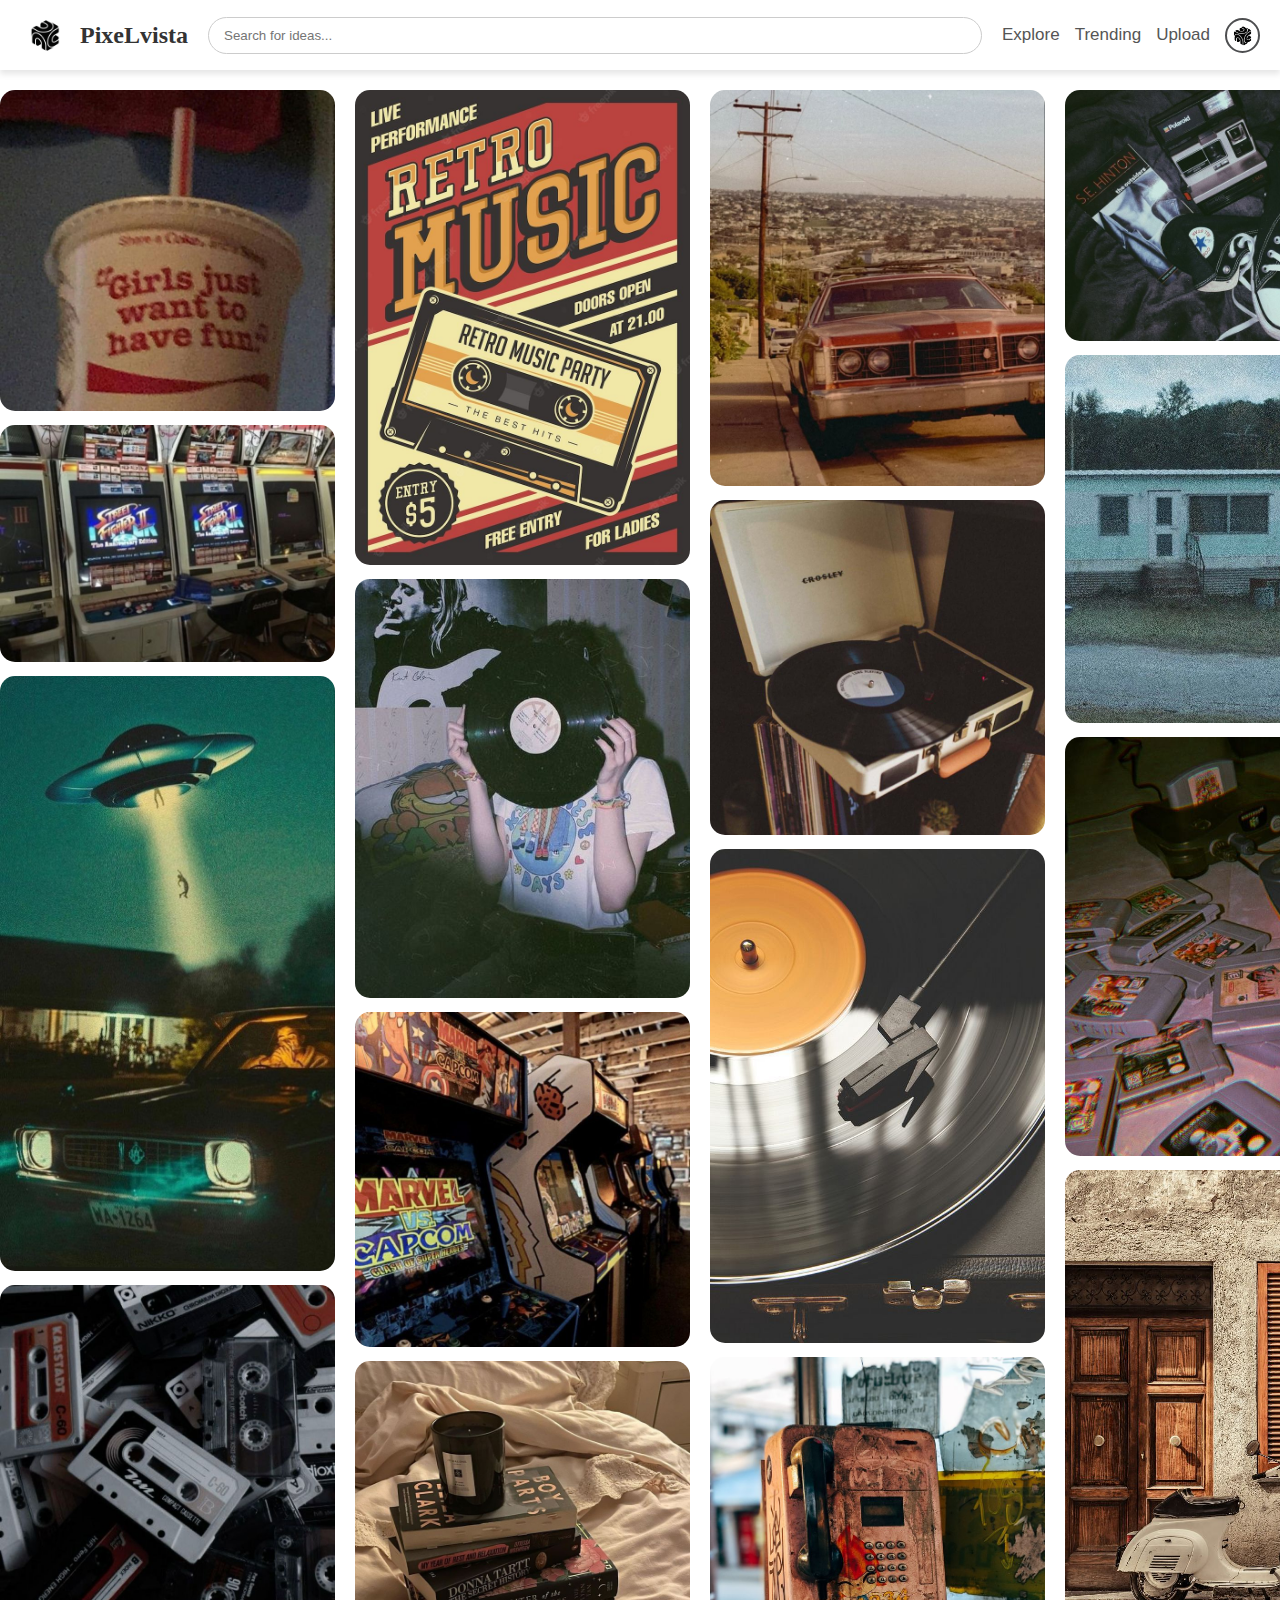
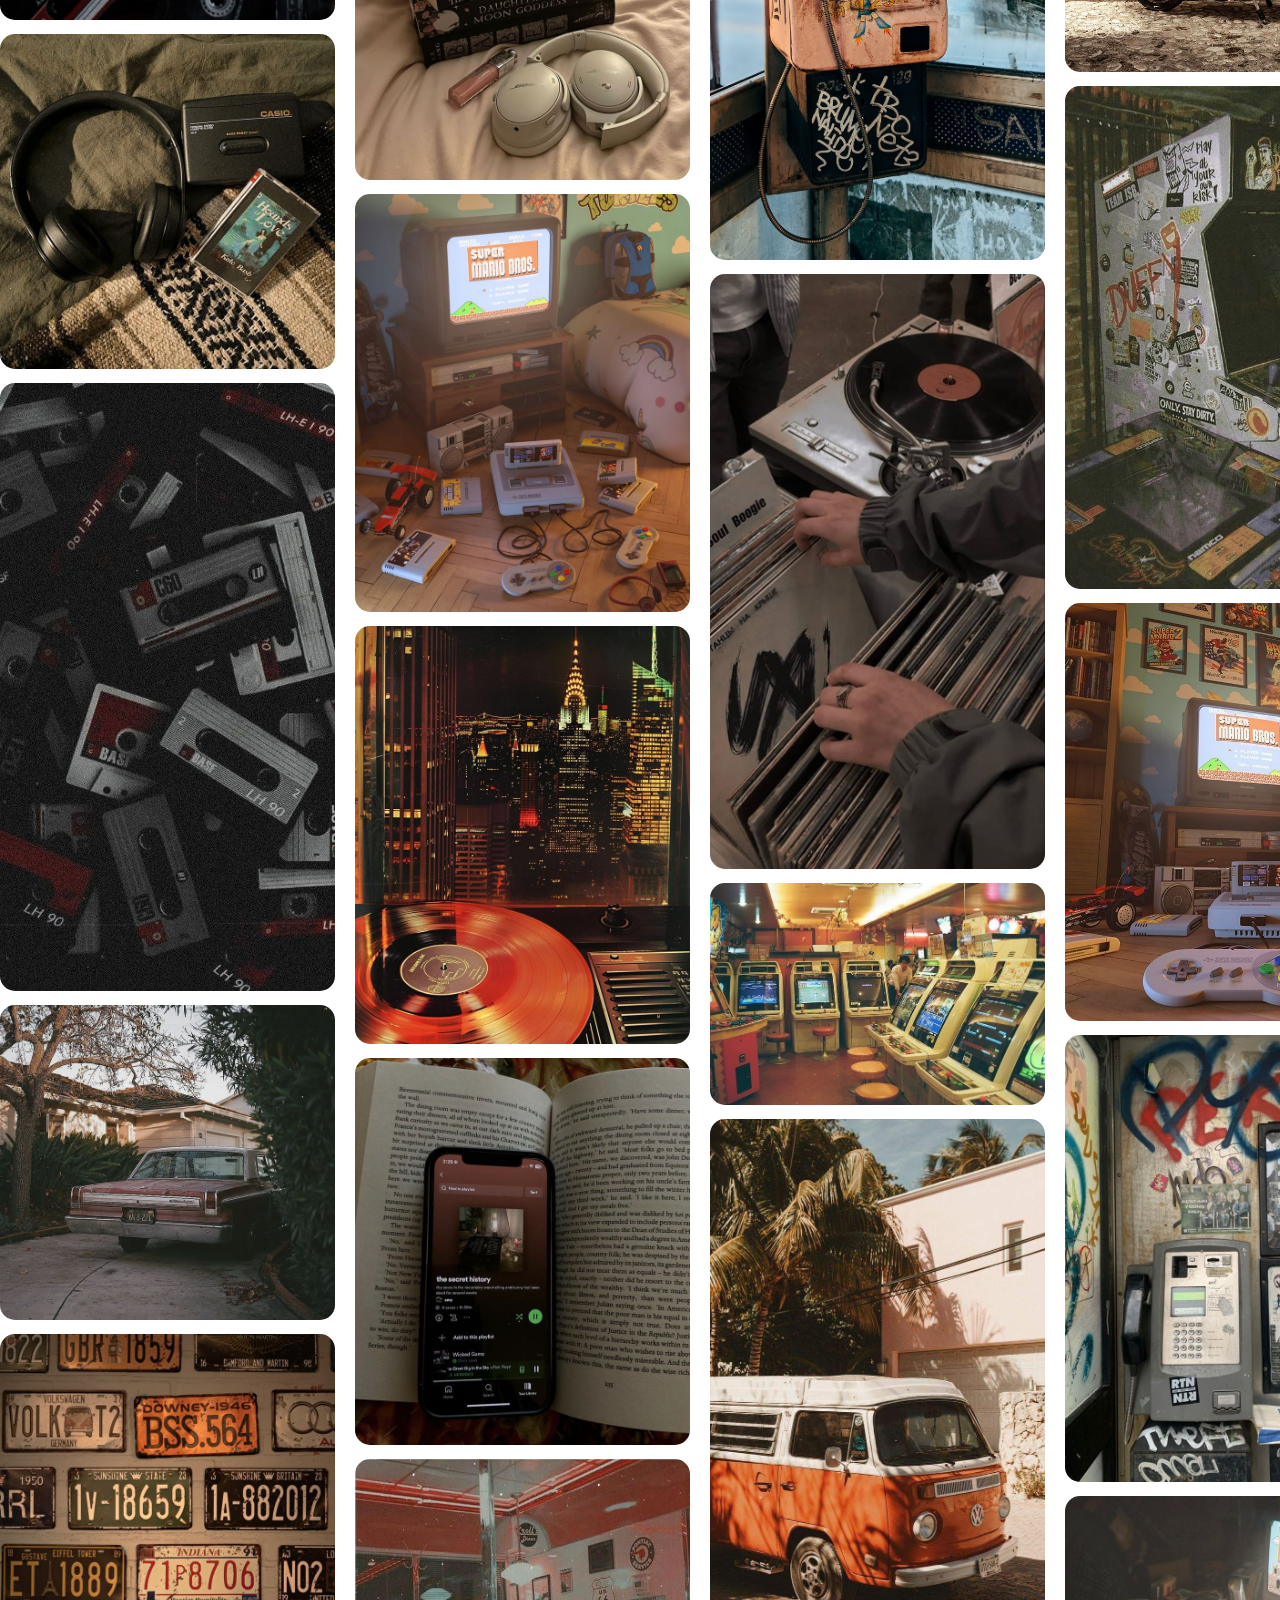
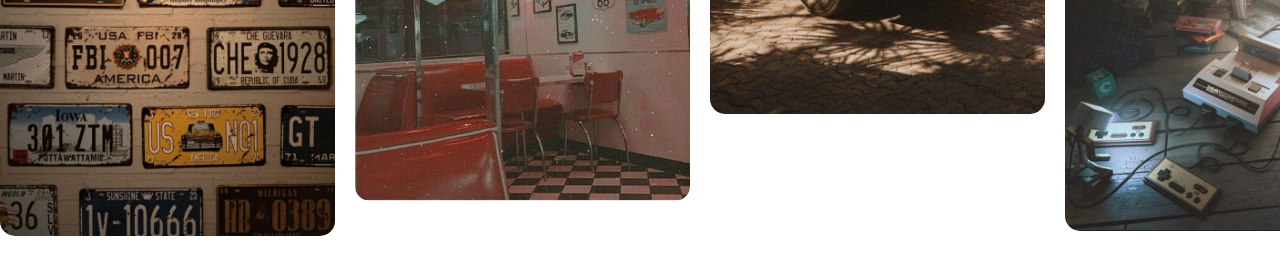
<file: Task-1/Image Gallery/index.html>
<!DOCTYPE html>
<html lang="en">
<head>
    <meta charset="UTF-8">
    <meta name="viewport" content="width=device-width, initial-scale=1.0">
    <title>Image Gallery</title>
</head>
<link rel="stylesheet" href="style.css">
<body>
 
<nav>
      
    <div class="logo-container">
        <img src="Images/Logo.png" alt="Logo">
        <span>PixeLvista</span>
    </div>

       
    <div class="search-bar">
        <input type="text" placeholder="Search for ideas...">
    </div>

       
    <div class="menu-icons">
        <button>Explore</button>
        <button>Trending</button>
        <button>Upload</button>
        <img src="Images/Logo.png" alt="Profile">
    </div>
</nav>


<div class="container">
    <div class="box"><img src="Images/Img-1.jpeg"></div>
    <div class="box"><img src="Images/Img-2.jpeg"></div>
    <div class="box"><img src="Images/Img-3.jpeg"></div>
    <div class="box"><img src="Images/Img-4.jpeg"></div>
    <div class="box"><img src="Images/Img-5.jpeg"></div>
    <div class="box"><img src="Images/Img-6.jpeg"></div>
    <div class="box"><img src="Images/Img-7.jpeg"></div>
    <div class="box"><img src="Images/Img-8.jpeg"></div>
    <div class="box"><img src="Images/Img-9.jpeg"></div>
    <div class="box"><img src="Images/Img-10.jpeg"></div>
    <div class="box"><img src="Images/Img-11.jpeg"></div>
    <div class="box"><img src="Images/Img-12.jpeg"></div>
    <div class="box"><img src="Images/Img-13.jpeg"></div>
    <div class="box"><img src="Images/Img-14.jpeg"></div>
    <div class="box"><img src="Images/Img-15.jpeg"></div>
    <div class="box"><img src="Images/Img-16.jpeg"></div>
    <div class="box"><img src="Images/Img-17.jpeg"></div>
    <div class="box"><img src="Images/Img-18.jpeg"></div>
    <div class="box"><img src="Images/Img-19.jpeg"></div>
    <div class="box"><img src="Images/Img-20.jpeg"></div>
    <div class="box"><img src="Images/Img-21.jpeg"></div>
    <div class="box"><img src="Images/Img-22.jpeg"></div>
    <div class="box"><img src="Images/Img-23.jpeg"></div>
    <div class="box"><img src="Images/Img-24.jpeg"></div>
    <div class="box"><img src="Images/Img-25.jpeg"></div>
    <div class="box"><img src="Images/Img-26.jpeg"></div>
    <div class="box"><img src="Images/Img-27.jpeg"></div>
    <div class="box"><img src="Images/Img-28.jpeg"></div>
    <div class="box"><img src="Images/Img-29.jpeg"></div>
    <div class="box"><img src="Images/Img-30.jpeg"></div>
    <div class="box"><img src="Images/Img-31.jpeg"></div>
    
</div>

<div id="modal" class="modal">
    <span class="close">&times;</span>
    <a id="download" href="#" download><button>Download</button></a>
    <img class="modal-content" id="modal-img">
</div>


<script src="app.js"></script>
</body>
</html>
</file>
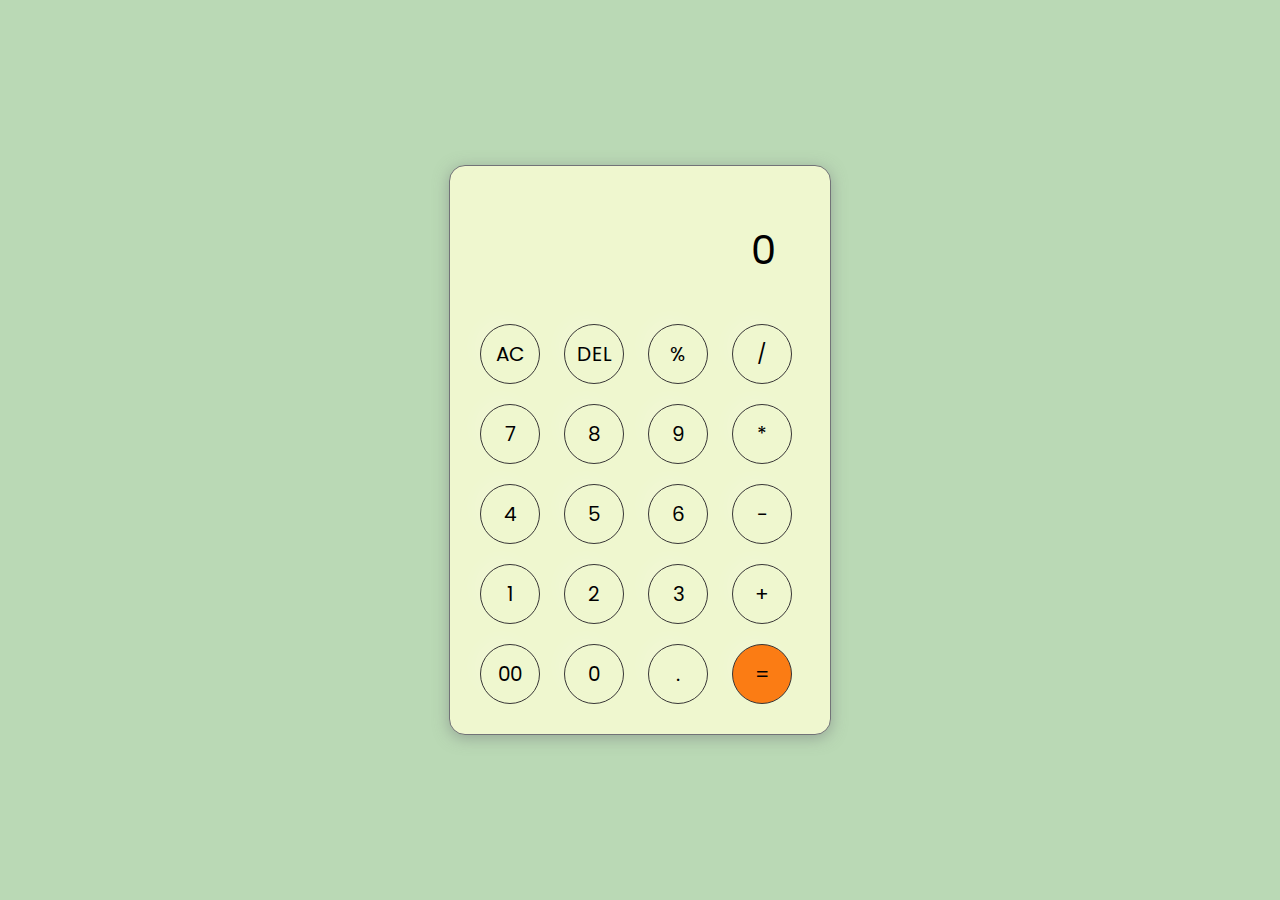
<file: Task-2/Calculator/index.html>
<!DOCTYPE html>
<html lang="en">
  <head>
    <meta charset="UTF-8" />
    <meta http-equiv="X-UA-Compatible" content="IE=edge" />
    <meta name="viewport" content="width=device-width, initial-scale=1.0" />
    <link rel="stylesheet" href="style.css" />
    <title>Calculator</title>
  </head>
  <body>

    <div class="container">
      <div class="calculator">
        <input type="text" id="inputBox" placeholder="0"/>

        <div>
          <button class="button operator">AC</button>
          <button class="button operator">DEL</button>
          <button class="button operator">%</button>
          <button class="button operator">/</button>
        </div>

        <div>
          <button class="button">7</button>
          <button class="button">8</button>
          <button class="button">9</button>
          <button class="button operator">*</button>
        </div>

        <div>
          <button class="button">4</button>
          <button class="button">5</button>
          <button class="button">6</button>
          <button class="button operator">-</button>
        </div>

        <div>
          <button class="button">1</button>
          <button class="button">2</button>
          <button class="button">3</button>
          <button class="button operator">+</button>
        </div>

        <div>
          <button class="button">00</button>
          <button class="button">0</button>
          <button class="button">.</button>
          <button class="button equalBtn">=</button>
        </div>

      </div>
    </div>

    <script src="app.js"></script>
  </body>
</html>
</file>
<file: Task-1/Image Gallery/style.css>
*{
    margin: 0px;
    padding: 0px;
    box-sizing: border-box;
}

nav{
    display: flex;
    align-items: center;
    justify-content: space-between;
    background-color: #ffffff;
    padding: 10px 20px;
    box-shadow: 0 4px 6px rgba(0, 0, 0, 0.1);
}


.logo-container{
    display: flex;
    align-items: center;
    gap: 10px;
}

.logo-container img{
    width: 50px;
    height: 50px;
    border-radius: 10px;
}

.logo-container span{
    font-size: 24px;
    font-weight: bold;
    color: #333333;

}

.search-bar{
    width: 100%;
    margin: 0 20px;
}

.search-bar input{
    width: 100%;
    padding: 10px 15px;
    border: 1px solid #ccc;
    border-radius: 20px;
    outline: none;
    transition: border-color 0.3s;
}

.search-bar input:focus{
    border-color: #007bff;
}

.menu-icons{
    display: flex;
    align-items: center;
    gap: 15px;
}

.menu-icons button {
    background: none;
    border: none;
    color: #555555;
    font-size: 16px;
    font-size: 17px;
    cursor: pointer;
    transition: color 0.3s;
}

.menu-icons button:hover {
    color: #007bff;
}

.menu-icons img {
    width: 35px;
    height: 35px;
    border-radius: 50%;
    border: 2px solid #4d4e50;
}

.container{
    width: 1400px;
    margin: 20px auto;
    columns: 4;
    column-gap: 20px;
}

.container .box
{
    width: 100%;
    margin-bottom: 10px;
    break-inside: avoid;
}

.container .box img
{
    width: 100%;
    border-radius: 15px;
    transition: transform 0.3s ease;
}

.container .box img:hover {
    transform: scale(1.1); 
    overflow:hidden;
}

@media(max-width: 1200px)
{
    .container{
        width: calc(100%-40px);
        columns: 3;
    }
}

@media(max-width: 768px)
{
    .container{
        columns: 2;
    }
}

@media(max-width: 480px)
{
    .container{
        columns: 1;
    }
}

.modal{
    display: none;  
    position: fixed;
    z-index: 1;
    left: 0;
    top: 0;
    width: 100%;
    height: 100%;
    background-color: rgba(0, 0, 0, 0.7);
    justify-content: center;
    align-items: center;
    flex-direction: column;
    padding: 20px;
}

.modal-content{
    width: auto;
    max-width: 80%;
    max-height: 80%;
    object-fit: contain;
    border-radius: 10px;
}

#modal-img{
    width: 100%;
    max-height: 500px;
    border-radius: 10px;
    margin-bottom: 20px;
}

#download{
    display: inline-block;
    color: white;
    padding: 10px 20px;
    border: none;
    border-radius: 5px;
    cursor: pointer;
    font-size: 16px;
    text-align: center;
    margin-top: 10px;
}

#download:hover{
    font-size: 10px;
}

.close{
    color: white;
    font-size: 40px;
    font-weight: bold;
    position: absolute;
    top: 15px;
    right: 25px;
    cursor: pointer;
}

.close:hover, .close:focus{
    color: #999;
    text-decoration: none;
    cursor: pointer;
}
</file>
<file: Task-2/Calculator/style.css>
@import url('https://fonts.googleapis.com/css2?family=Poppins:wght@500&display=swap');

*{
    margin: 0;
    padding: 0;
    box-sizing: border-box;
    font-family: 'Poppins', sans-serif;
}

body{
    width: 100%;
    height: 100vh;
    display: flex;
    justify-content: center;
    align-items: center;
    background: #BAD9B5
}

.calculator{
    border: 1px solid #717377;
    padding: 20px;
    border-radius: 16px;
    background: #EFF7CF;
    box-shadow: 0px 3px 15px rgba(113, 115, 119, 0.5);

}

input{
    width: 320px;
    border: none;
    padding: 24px;
    margin: 10px;
    background: transparent;
    box-shadow: 0px 3px 15px rgbs(84, 84, 84, 0.1);
    font-size: 40px;
    text-align: right;
    cursor: pointer;
    color: #000000;
    
}

input::placeholder{
    color: black
}

button{
    border: none;
    width: 60px;
    height: 60px;
    margin: 10px;
    border-radius: 50%;
    background: transparent;
    color: black;
    font-size: 20px;
    box-shadow: -8px -8px 15px rgba(255, 255, 255, 0.1);
    cursor: pointer;
    border: 1px solid rgb(56, 54, 54);
}

.equalBtn{
    background-color: #fb7c14;
}
</file>
